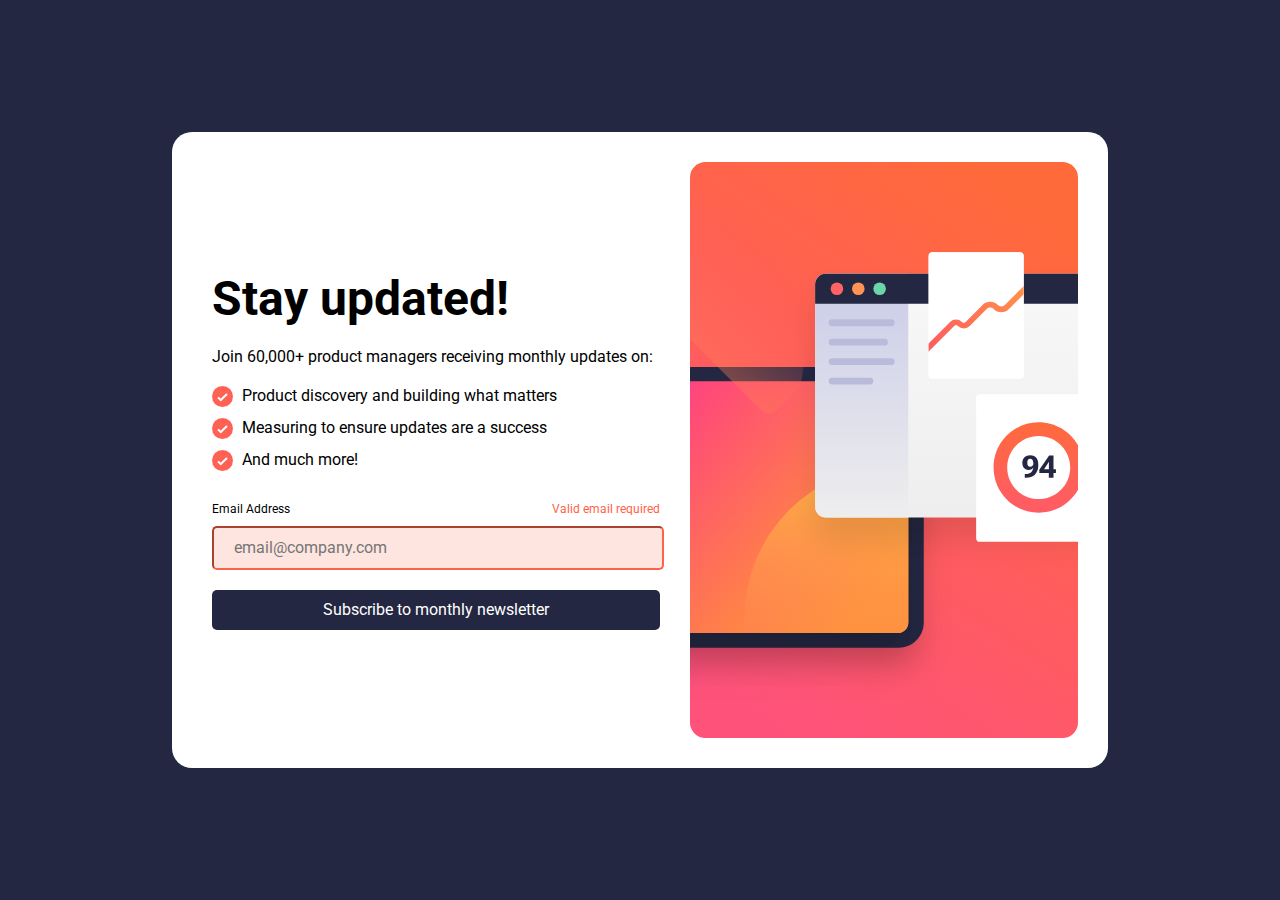
<file: index.html>
<!DOCTYPE html>
<html lang="en">
<head>
  <meta charset="UTF-8">
  <meta name="viewport" content="width=device-width, initial-scale=1.0"> <!-- displays site properly based on user's device -->

  <link rel="stylesheet" href="style.css">
  <link rel="icon" type="image/png" sizes="32x32" href="./assets/images/favicon-32x32.png">
  <link rel="preconnect" href="https://fonts.googleapis.com">
<link rel="preconnect" href="https://fonts.gstatic.com" crossorigin>
<link href="https://fonts.googleapis.com/css2?family=Roboto&display=swap" rel="stylesheet">
  <title>Frontend Mentor | Newsletter sign-up form with success message</title>

  
</head>
<body>

  <div class="container">
    <div class="content">
      <div class="left">
        <h1>Stay updated!</h1>
        <p>Join 60,000+ product managers receiving monthly updates on:</p>
        <ul class="list">
          <li>Product discovery and building what matters</li>
          <li>Measuring to ensure updates are a success</li>
          <li>And much more!</li>
        </ul>
        <div class="email">
          <span>Email Address</span>
          <span id="invalid-msg">Valid email required</span>
        </div>
        <form id="form">
          <input id="user-email", type="email", placeholder="email@company.com" onkeyup="validateEmail()" required>
          <button type="submit" id="getEmail">Subscribe to monthly newsletter</button>
        </form>
      </div>

      <script type="text/javascript" src="script.js"></script>
      
      <div class="right">
        <img src="assets/images/illustration-sign-up-desktop.svg" alt="banner" id="img1">
        <img src="assets/images/illustration-sign-up-mobile.svg" alt="banner" id="img2">
      </div>
    </div>
  </div>
  
  
</body>
</html>
</file>
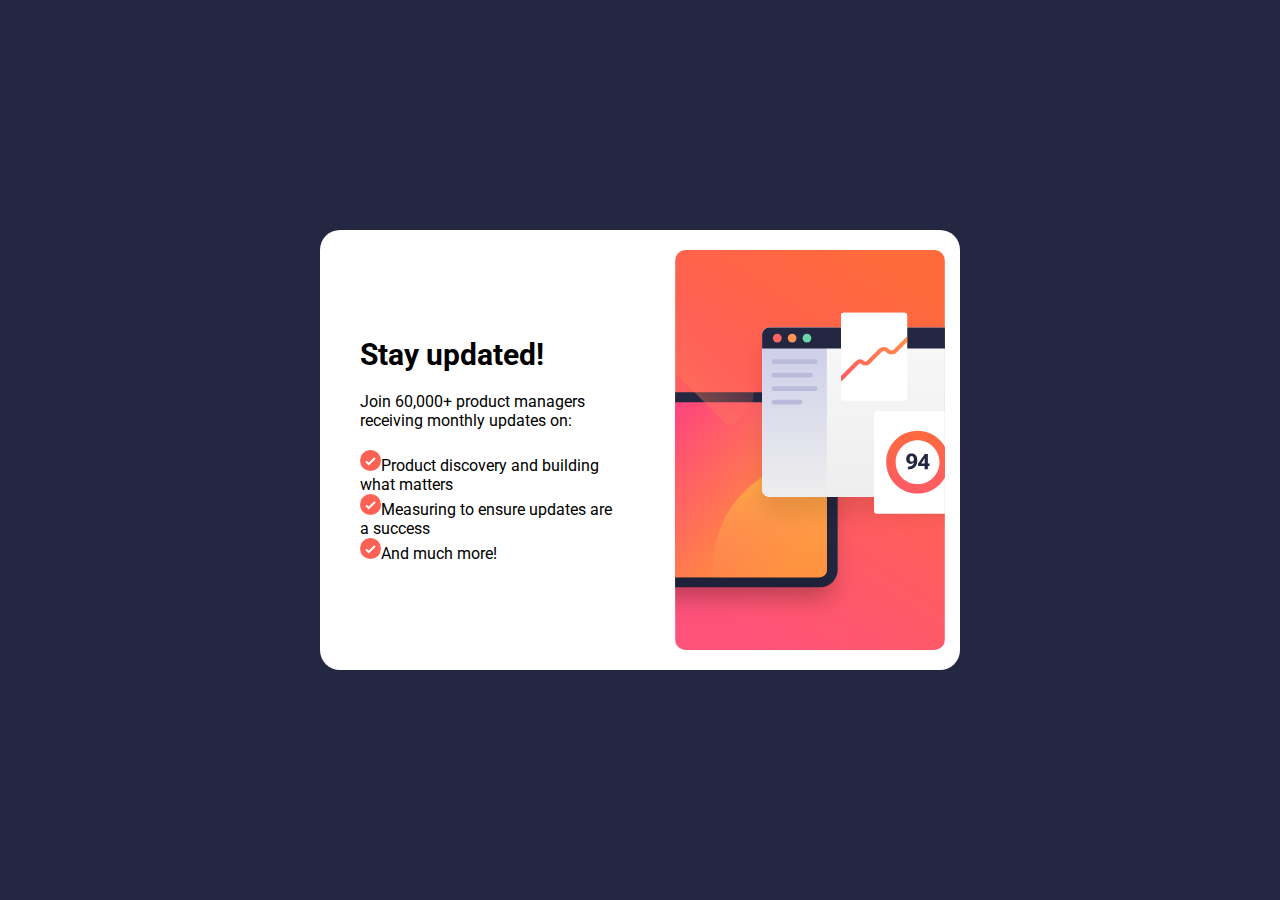
<file: newsletter-sign-up-with-success-message-main/index.html>
<!DOCTYPE html>
<html lang="en">
<head>
  <meta charset="UTF-8">
  <meta name="viewport" content="width=device-width, initial-scale=1.0"> <!-- displays site properly based on user's device -->

  <link rel="stylesheet" href="style.css">
  <link rel="icon" type="image/png" sizes="32x32" href="./assets/images/favicon-32x32.png">
  <link rel="preconnect" href="https://fonts.googleapis.com">
<link rel="preconnect" href="https://fonts.gstatic.com" crossorigin>
<link href="https://fonts.googleapis.com/css2?family=Roboto&display=swap" rel="stylesheet">
  <title>Frontend Mentor | Newsletter sign-up form with success message</title>

  
</head>
<body>

  <div class="container">
    <div class="content">
      <div class="left">
        <h1>Stay updated!</h1>
        <p>Join 60,000+ product managers receiving monthly updates on:</p>
        <ul class="list">
          <li><svg xmlns="http://www.w3.org/2000/svg" width="21" height="21" viewBox="0 0 21 21"><g fill="none"><circle cx="10.5" cy="10.5" r="10.5" fill="#FF6155"/><path stroke="#FFF" stroke-width="2" d="M6 11.381 8.735 14 15 8"/></g></svg>Product discovery and building what matters</li>
          <li><svg xmlns="http://www.w3.org/2000/svg" width="21" height="21" viewBox="0 0 21 21"><g fill="none"><circle cx="10.5" cy="10.5" r="10.5" fill="#FF6155"/><path stroke="#FFF" stroke-width="2" d="M6 11.381 8.735 14 15 8"/></g></svg>Measuring to ensure updates are a success</li>
          <li><svg xmlns="http://www.w3.org/2000/svg" width="21" height="21" viewBox="0 0 21 21"><g fill="none"><circle cx="10.5" cy="10.5" r="10.5" fill="#FF6155"/><path stroke="#FFF" stroke-width="2" d="M6 11.381 8.735 14 15 8"/></g></svg>And much more!</li>
        </ul>
      </div>
      <div class="right">
        <svg xmlns="http://www.w3.org/2000/svg" xmlns:xlink="http://www.w3.org/1999/xlink" width="400" height="593" viewBox="0 0 400 593"><defs><linearGradient id="b" x1="72.75%" x2="27.25%" y1="0%" y2="100%"><stop offset="0%" stop-color="#FF6A3A"/><stop offset="100%" stop-color="#FF527B"/></linearGradient><linearGradient id="h" x1="22.319%" x2="99.127%" y1="28.497%" y2="70.858%"><stop offset="0%" stop-color="#FF3E83"/><stop offset="100%" stop-color="#FF9F2E"/></linearGradient><linearGradient id="k" x1="50%" x2="50%" y1="0%" y2="100%"><stop offset="0%" stop-color="#FFB443"/><stop offset="100%" stop-color="#FF5B64" stop-opacity="0"/></linearGradient><linearGradient id="o" x1="50%" x2="50%" y1="0%" y2="100%"><stop offset="0%" stop-color="#F8F8F8"/><stop offset="100%" stop-color="#EEE"/></linearGradient><linearGradient id="p" x1="50%" x2="50%" y1="0%" y2="100%"><stop offset="0%" stop-color="#CACBE8"/><stop offset="100%" stop-color="#EEE"/><stop offset="100%" stop-color="#CACBE8"/></linearGradient><linearGradient id="r" x1="97.791%" x2="7.729%" y1="26.944%" y2="71.879%"><stop offset="0%" stop-color="#FF9049"/><stop offset="100%" stop-color="#FF5E5E"/></linearGradient><linearGradient id="t" x1="50%" x2="50%" y1="0%" y2="100%"><stop offset="0%" stop-color="#FF6A3D"/><stop offset="100%" stop-color="#FF5B66"/></linearGradient><path id="e" d="M0 26C0 11.64 11.64 0 26 0h381c14.36 0 26 11.64 26 26v237c0 14.36-11.64 26-26 26H26c-14.36 0-26-11.64-26-26V26Z"/><path id="g" d="M0 11C0 4.925 4.925 0 11 0h379c6.075 0 11 4.925 11 11v237c0 6.075-4.925 11-11 11H11c-6.075 0-11-4.925-11-11V11Z"/><path id="i" d="M0 11C0 4.925 4.925 0 11 0h379c6.075 0 11 4.925 11 11v237c0 6.075-4.925 11-11 11H11c-6.075 0-11-4.925-11-11V11Z"/><path id="n" d="M0 11C0 4.925 4.925 0 11 0h411c6.075 0 11 4.925 11 11v229c0 6.075-4.925 11-11 11H11c-6.075 0-11-4.925-11-11V11Z"/><path id="q" d="M0 4a4 4 0 0 1 4-4h90a4 4 0 0 1 4 4v122a4 4 0 0 1-4 4H4a4 4 0 0 1-4-4V4Z"/><filter id="d" width="127.7%" height="141.5%" x="-13.9%" y="-12.5%" filterUnits="objectBoundingBox"><feOffset dy="24" in="SourceAlpha" result="shadowOffsetOuter1"/><feGaussianBlur in="shadowOffsetOuter1" result="shadowBlurOuter1" stdDeviation="16"/><feColorMatrix in="shadowBlurOuter1" values="0 0 0 0 0 0 0 0 0 0 0 0 0 0 0 0 0 0 0.100000001 0"/></filter><filter id="f" width="129.9%" height="146.3%" x="-15%" y="-13.9%" filterUnits="objectBoundingBox"><feOffset dy="24" in="SourceAlpha" result="shadowOffsetOuter1"/><feGaussianBlur in="shadowOffsetOuter1" result="shadowBlurOuter1" stdDeviation="16"/><feColorMatrix in="shadowBlurOuter1" values="0 0 0 0 0 0 0 0 0 0 0 0 0 0 0 0 0 0 0.100000001 0"/></filter><filter id="j" width="129.9%" height="146.3%" x="-15%" y="-13.9%" filterUnits="objectBoundingBox"><feOffset dy="24" in="SourceAlpha" result="shadowOffsetOuter1"/><feGaussianBlur in="shadowOffsetOuter1" result="shadowBlurOuter1" stdDeviation="16"/><feColorMatrix in="shadowBlurOuter1" values="0 0 0 0 0 0 0 0 0 0 0 0 0 0 0 0 0 0 0.100000001 0"/></filter><filter id="m" width="127.7%" height="147.8%" x="-13.9%" y="-14.3%" filterUnits="objectBoundingBox"><feOffset dy="24" in="SourceAlpha" result="shadowOffsetOuter1"/><feGaussianBlur in="shadowOffsetOuter1" result="shadowBlurOuter1" stdDeviation="16"/><feColorMatrix in="shadowBlurOuter1" values="0 0 0 0 0 0 0 0 0 0 0 0 0 0 0 0 0 0 0.100000001 0"/></filter><rect id="a" width="400" height="593" x="0" y="0" rx="16"/></defs><g fill="none" fill-rule="evenodd"><mask id="c" fill="#fff"><use xlink:href="#a"/></mask><rect width="400" height="593" rx="16"/><path fill="url(#b)" fill-rule="nonzero" d="M0 0h400v593H0z" mask="url(#c)"/><g mask="url(#c)"><g fill-rule="nonzero" transform="translate(-192 211)"><use xlink:href="#e" fill="#000" filter="url(#d)"/><use xlink:href="#e" fill="#242742"/></g><g transform="translate(-176 226)"><g fill-rule="nonzero"><use xlink:href="#g" fill="#000" filter="url(#f)"/><use xlink:href="#g" fill="url(#h)"/></g><mask id="l" fill="#fff"><use xlink:href="#i"/></mask><g fill-rule="nonzero"><use xlink:href="#i" fill="#000" filter="url(#j)"/><use xlink:href="#i" fill="url(#h)"/></g><circle cx="390" cy="244" r="158" fill="url(#k)" fill-rule="nonzero" mask="url(#l)"/><circle cx="136.446" cy="-34.554" r="158" fill="url(#k)" fill-rule="nonzero" mask="url(#l)" transform="rotate(-135 136.446 -34.554)"/></g><g fill-rule="nonzero" transform="translate(129 115)"><use xlink:href="#n" fill="#000" filter="url(#m)"/><use xlink:href="#n" fill="url(#o)"/><path fill="url(#p)" d="M0 11C0 4.925 4.925 0 11 0h85v251H11c-6.075 0-11-4.925-11-11V11Z"/><path fill="#BABBDB" d="M14 50.5a3.5 3.5 0 0 1 3.5-3.5h61a3.5 3.5 0 0 1 0 7h-61a3.5 3.5 0 0 1-3.5-3.5Zm0 20a3.5 3.5 0 0 1 3.5-3.5h54a3.5 3.5 0 0 1 0 7h-54a3.5 3.5 0 0 1-3.5-3.5Zm0 20a3.5 3.5 0 0 1 3.5-3.5h61a3.5 3.5 0 0 1 0 7h-61a3.5 3.5 0 0 1-3.5-3.5Zm0 20a3.5 3.5 0 0 1 3.5-3.5h39a3.5 3.5 0 1 1 0 7h-39a3.5 3.5 0 0 1-3.5-3.5Z"/><path fill="#242742" d="M0 11C0 4.925 4.925 0 11 0h411c6.075 0 11 4.925 11 11v20H0V11Z"/><g transform="translate(16 9)"><circle cx="6.5" cy="6.5" r="6.5" fill="#FF6464"/><circle cx="28.5" cy="6.5" r="6.5" fill="#FF9255"/><circle cx="50.5" cy="6.5" r="6.5" fill="#6BD4A8"/></g></g><g transform="translate(246 93)"><path fill="#FFF" fill-rule="nonzero" d="M0 4a4 4 0 0 1 4-4h90a4 4 0 0 1 4 4v122a4 4 0 0 1-4 4H4a4 4 0 0 1-4-4V4Z"/><mask id="s" fill="#fff"><use xlink:href="#q"/></mask><use xlink:href="#q" fill="#FFF" fill-rule="nonzero"/><path fill="url(#r)" fill-rule="nonzero" d="M108.12 28.878a3 3 0 0 1 .002 4.243L82.847 58.41c-4.348 4.351-11.4 4.351-15.749 0a5.132 5.132 0 0 0-7.26 0L42.406 75.853a8.668 8.668 0 0 1-12.262 0 2.668 2.668 0 0 0-3.774 0l-32.248 32.268a3 3 0 1 1-4.244-4.242l32.248-32.267a8.668 8.668 0 0 1 12.262 0 2.668 2.668 0 0 0 3.774 0L55.594 54.17c4.348-4.35 11.4-4.35 15.748 0a5.132 5.132 0 0 0 7.26 0l25.276-25.29a3 3 0 0 1 4.243-.002Z" mask="url(#s)"/><path fill="#FFF" fill-rule="nonzero" d="M49 150a4 4 0 0 1 4-4h120a4 4 0 0 1 4 4v144a4 4 0 0 1-4 4H53a4 4 0 0 1-4-4V150Z"/><path fill="url(#t)" d="M46.5 79C64.45 79 79 64.45 79 46.5S64.45 14 46.5 14 14 28.55 14 46.5 28.55 79 46.5 79Zm0 14C72.181 93 93 72.181 93 46.5S72.181 0 46.5 0 0 20.819 0 46.5 20.819 93 46.5 93Z" transform="translate(67 175)"/><path fill="#242742" fill-rule="nonzero" d="M96.61 216.72c0 2.27.589 4.067 1.766 5.39 1.177 1.313 2.78 1.969 4.812 1.969 1.886 0 3.36-.672 4.422-2.016 1.073-1.344 1.61-3.02 1.61-5.031h-1.172c0 1.146-.318 2.057-.954 2.734-.635.677-1.427 1.016-2.375 1.016-1.01 0-1.76-.339-2.25-1.016-.49-.687-.734-1.692-.734-3.015 0-1.51.245-2.594.734-3.25.5-.667 1.24-1 2.22-1 1.051 0 1.869.432 2.452 1.297.584.864.875 2.411.875 4.64l.14.625c0 3.302-.723 5.646-2.171 7.031-1.448 1.386-3.495 2.073-6.14 2.063h-.704v3.969h.813c4.25-.042 7.495-1.193 9.734-3.453 2.25-2.271 3.375-5.329 3.375-9.172v-.813c0-3.458-.776-5.958-2.328-7.5-1.552-1.552-3.557-2.328-6.016-2.328-2.468 0-4.437.714-5.906 2.14-1.469 1.428-2.203 3.334-2.203 5.72ZM123.923 232h4.828v-22.75h-4.516l-10.11 14.563v3.438h17.141v-3.891h-4.937l-.813.078h-6.5l4.828-7.562h.157v9.593l-.079.547v5.985Z"/></g></g></g></svg>
      </div>
    </div>
  </div>
  
  
</body>
</html>
</file>
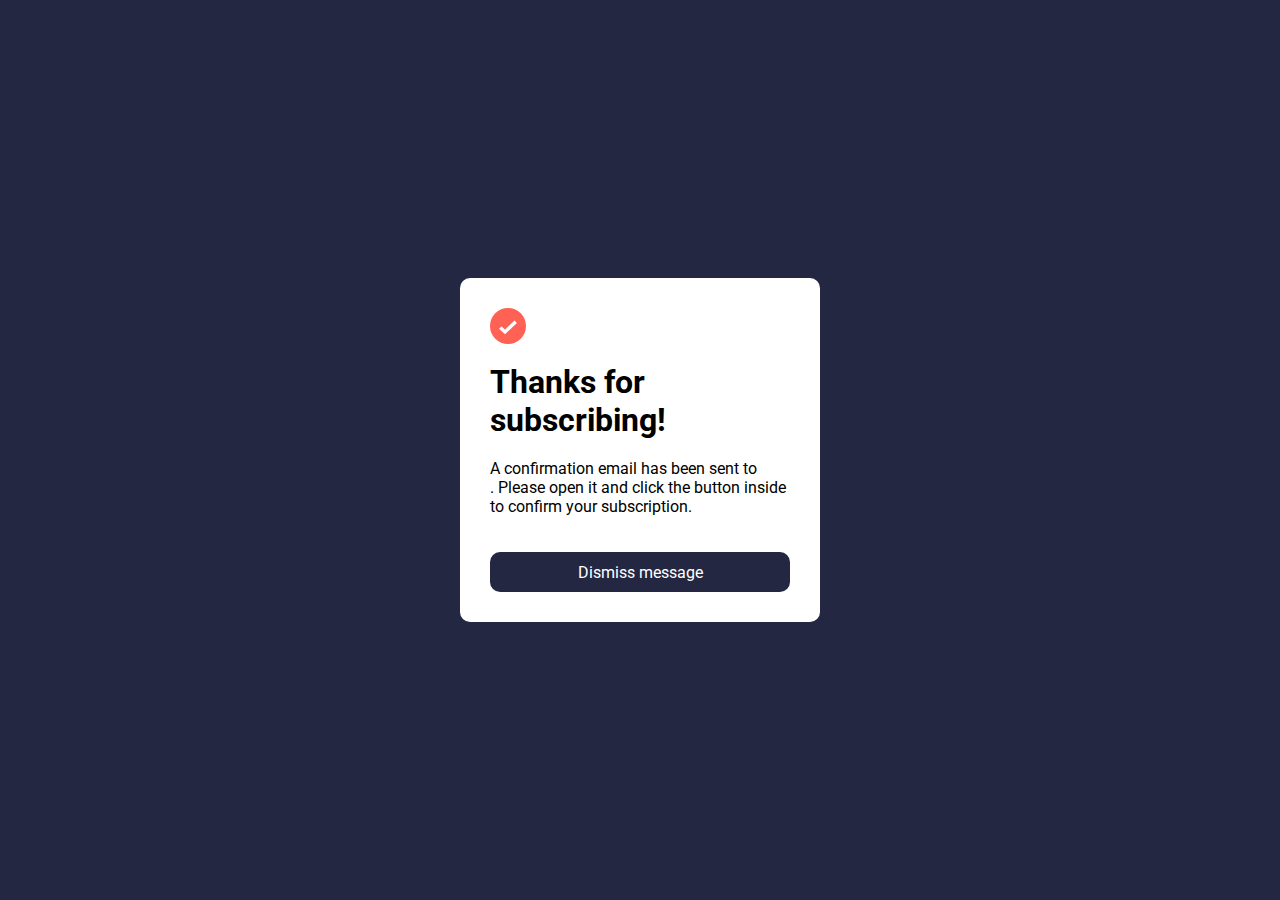
<file: success.html>
<!DOCTYPE html>
<html lang="en">
<head>
    <meta charset="UTF-8">
    <meta name="viewport" content="width=device-width, initial-scale=1.0">
    <link rel="stylesheet" href="successStyle.css">
    <link rel="icon" type="image/png" sizes="32x32" href="./assets/images/favicon-32x32.png">
    <link rel="preconnect" href="https://fonts.googleapis.com">
    <link rel="preconnect" href="https://fonts.gstatic.com" crossorigin>
    <link href="https://fonts.googleapis.com/css2?family=Roboto&display=swap" rel="stylesheet">
    <title>Frontend Mentor | Newsletter sign-up form with success message</title>
</head>
<body>
    <div class="container">
        <div class="box">
            <div class="content">
                <img src="assets/images/icon-list.svg" alt="">
                <h1>Thanks for subscribing!</h1>
                <p>A confirmation email has been sent to</p>
                <p>
                    <span id="userEmail"></span>
                    <span>. Please open it and click the button inside to confirm your subscription.</span>                
                </p>
            </div>
            
            <div class="dismiss">
                <a href="index.html">
                <button>Dismiss message</button>
            </div>
        </div>
    </div>

    <script>
        const userEmail = localStorage.getItem("userEmail");
        document.getElementById("userEmail").textContent = userEmail;
    </script>
</body>
</html>
</file>
<file: style.css>
*{
    font-family: 'Roboto', sans-serif;
    padding:0;
    margin:0;
    font-size: 1rem;
}

.container{
    background-color: hsl(234, 29%, 20%);
    min-height: 100vh;
    display: flex;
    justify-content: center;
    align-items: center;
}
.content{
    padding: 20px;
}

.content{
    min-height:80%;
    max-width: 70%;
    background-color: white;
    border-radius: 20px;
    display: flex;
}

.content .left{
    display: flex;
    flex-direction: column;
    align-self: center;
    justify-self: center;
    min-width: 50%;
    padding: 20px;
}
.content .left h1{
    font-size: 3rem;
    font-weight: 700;
    margin-bottom: 20px;
}
.content .left p{
    margin-bottom: 20px;
    padding: 0;
}
.content .left li{
    list-style: none;
    margin-bottom: 10px;
    background: url(/assets/images/icon-list.svg) no-repeat left top;
    padding: 0 0 3px 30px;
}
.content .left svg{
    margin-right: 10px;
}
.content .left .email{
    display: flex;
    margin-top: 20px;
    margin-bottom: 10px;
    min-width:100%;
    justify-content: space-between;
}
.content .left input{
    min-height: 40px;
    border-radius: 5px;
    border-width: 1px;
    border-color: hsl(231, 7%, 60%);
    margin-bottom: 20px;
    min-width: 100%;
    text-indent: 20px;
}
.content .left button{
    min-height: 40px;
    border-radius: 5px;
    color: white;
    background-color: hsl(234, 29%, 20%);
    border: none;
    min-width: 100%;
    cursor: pointer;
}
.content .left .email span{
    font-size: 0.75rem;
}
.content .left #invalid-msg{
    color: tomato;
    font-size: 0.75rem;
    display: flex;
}
.content .left input:invalid{
    background-color: rgb(254, 229, 224);
    border-color: tomato;
    border-width: 2px;
    color: tomato;
    outline: none;
}
.content button:hover{
    background-color: hsl(4, 100%, 67%);
}

.content .right{
    display: flex;
    padding: 10px;
    max-width: 100%;
}
.content .right svg{
    display: flex;
    max-width: 100%;
}
#img1{
    display: flex;
    justify-self: flex-end;
    max-width: 100%;
}
#img2{
    display: none;
    box-sizing: border-box;
    min-width: 100%;
}

@media(max-width:600px){
    .content{
        padding: 0;
        flex-direction: column-reverse;
        min-width: 100%;
        min-height: 1vh;
    }
    .content .right{
        object-fit: cover;
        padding: 0;
        margin-bottom: 20px;
    }
    .content .right svg{
        object-fit:cover;
        object-position: center;
    }
    #img1{
        display: none;
    }
    #img2{
        display: flex;
        align-items: center;
        justify-content: center;
        max-height: 80%;
    }
    *{
        font-size: 1rem;
    }
    .content .left{
        width:90%;
    }
    .content .left li{
        margin-bottom: 15px;
    }
    .content .left h1{
        font-size: 2.5rem;
    }
    .content .left button,.content .left input{
        max-width: 100%;
    }
}
</file>
<file: newsletter-sign-up-with-success-message-main/style.css>
*{
    font-family: 'Roboto', sans-serif;
    padding:0;
    margin:0;
    font-size: 16px;;
}

.container{
    background-color: hsl(234, 29%, 20%);
    min-height: 100vh;
    display: flex;
    justify-content: center;
    align-items: center;
}
.content{
    padding: 20px;
}

.content{
    height:400px;
    width: 600px;
    background-color: white;
    border-radius: 20px;
    display: flex;
}

.content .left{
    display: flex;
    flex-direction: column;
    align-self: center;
    justify-self: center;
    padding: 20px;
}
.content .left h1{
    font-size: 30px;
    font-weight: 700;
    margin-bottom: 20px;
}
.content .left p{
    margin-bottom: 20px;
    padding: 0;
}

.content .left li{
    list-style: none;
}

.content .right{
    display: inline-block;
    width: 50%;
    margin-left: 0;
}
.content .right svg{
    height: 100%;
    transform: translate(-30px, 0);
}
</file>
<file: successStyle.css>
*{
    padding: 0;
    margin: 0;
    font-family: 'Roboto', sans-serif;
    font-size: 1rem;
    font-weight: 400;
}
h1{
    font-size: 2rem;
    font-weight: 700;
    margin-bottom: 20px;
}

.container{
    background-color: hsl(234, 29%, 20%);
    min-height: 100vh;
    display: flex;
    justify-content: center;
    align-items: center;
}
.box{
    padding: 30px;
    border-radius: 10px;
    display: flex;
    max-height: 20%;
    max-width: 300px;
    background-color: white;
    flex-direction: column;
}
.box button{
    background-color: hsl(234, 29%, 20%);
    border-radius: 10px;
    min-width: 100%;
    min-height: 40px;
    margin-top: 4dvh;
    color: white;
    border-color: transparent;
}
.box button:hover{
    background-color: hsl(4, 100%, 67%);;
}
.container img{
    min-width: 12%;
    margin-bottom: 15px;
}

@media(max-width: 600px){
    .box{
        min-width: 80%;
        min-height: 100vh;
    }

    .box button{
        margin-top: 200px;
    }
    .content{
        margin-top: 100px;
    }
}
</file>
